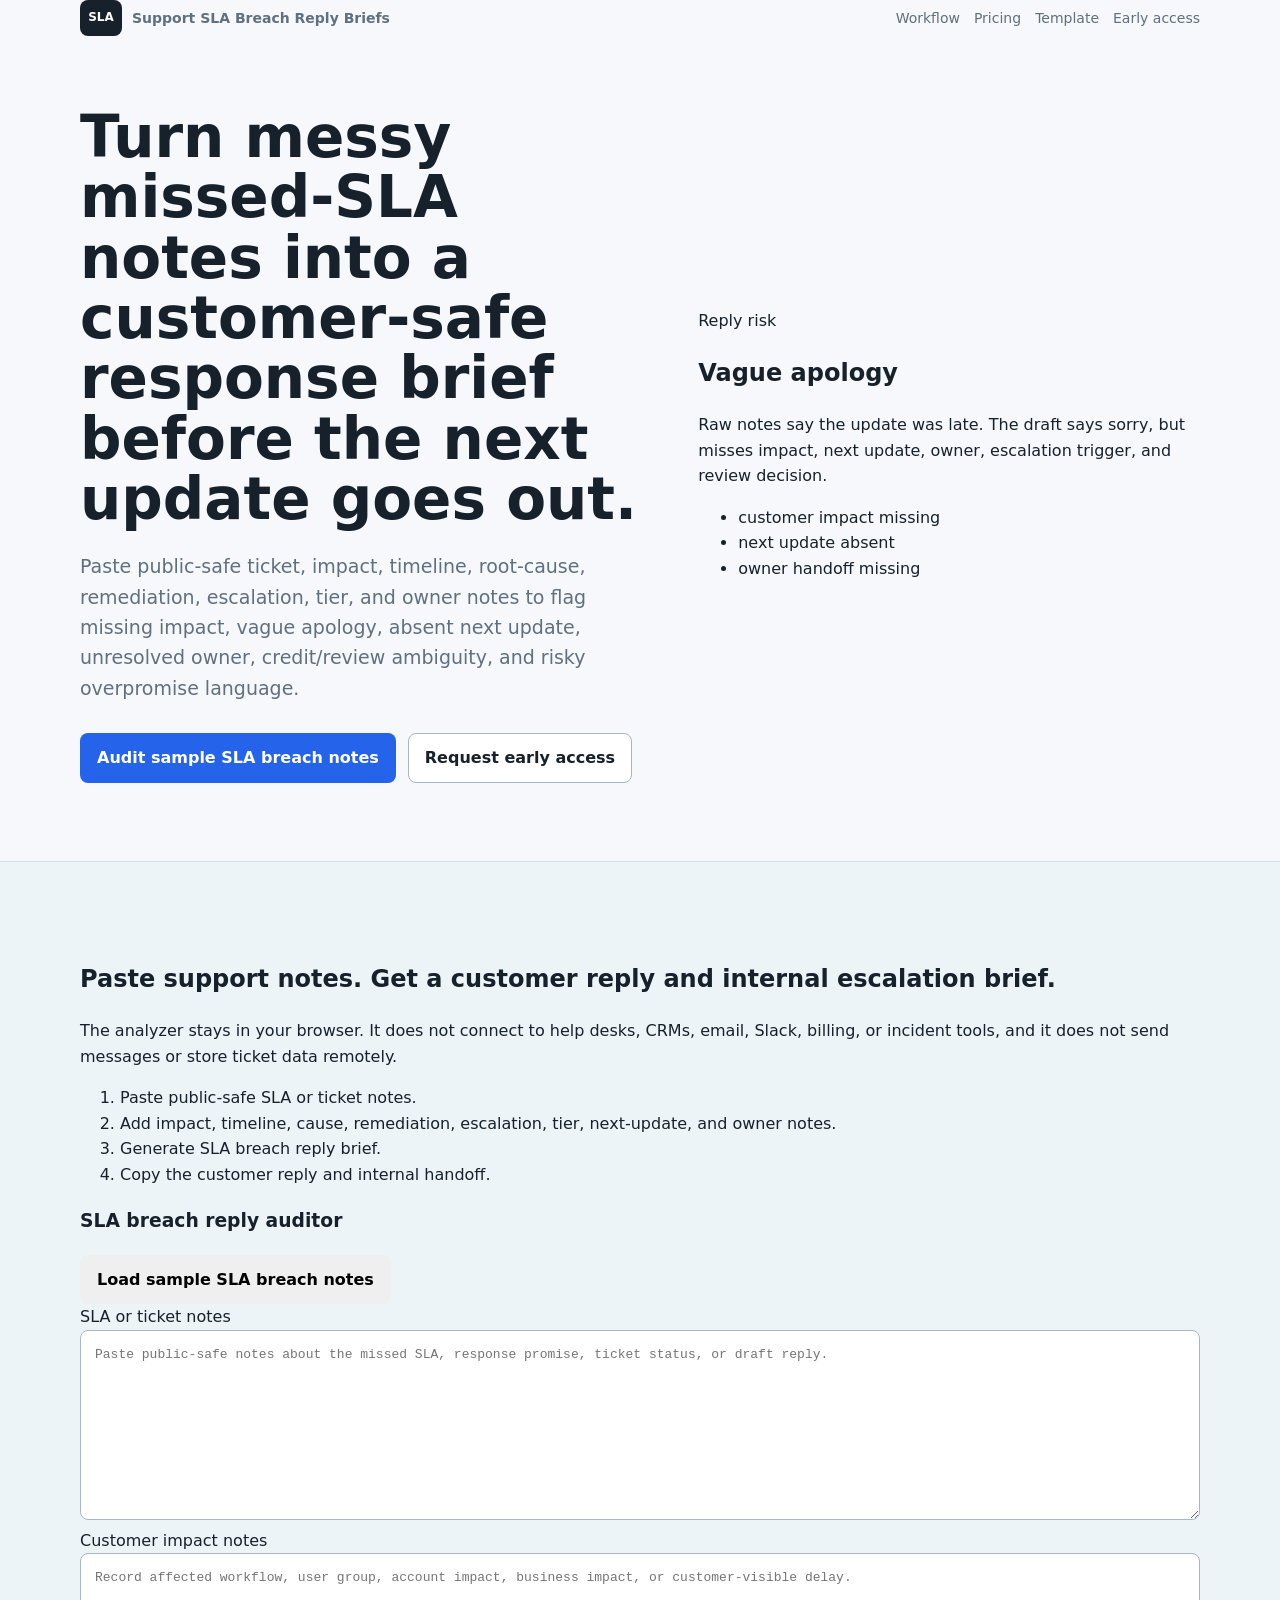
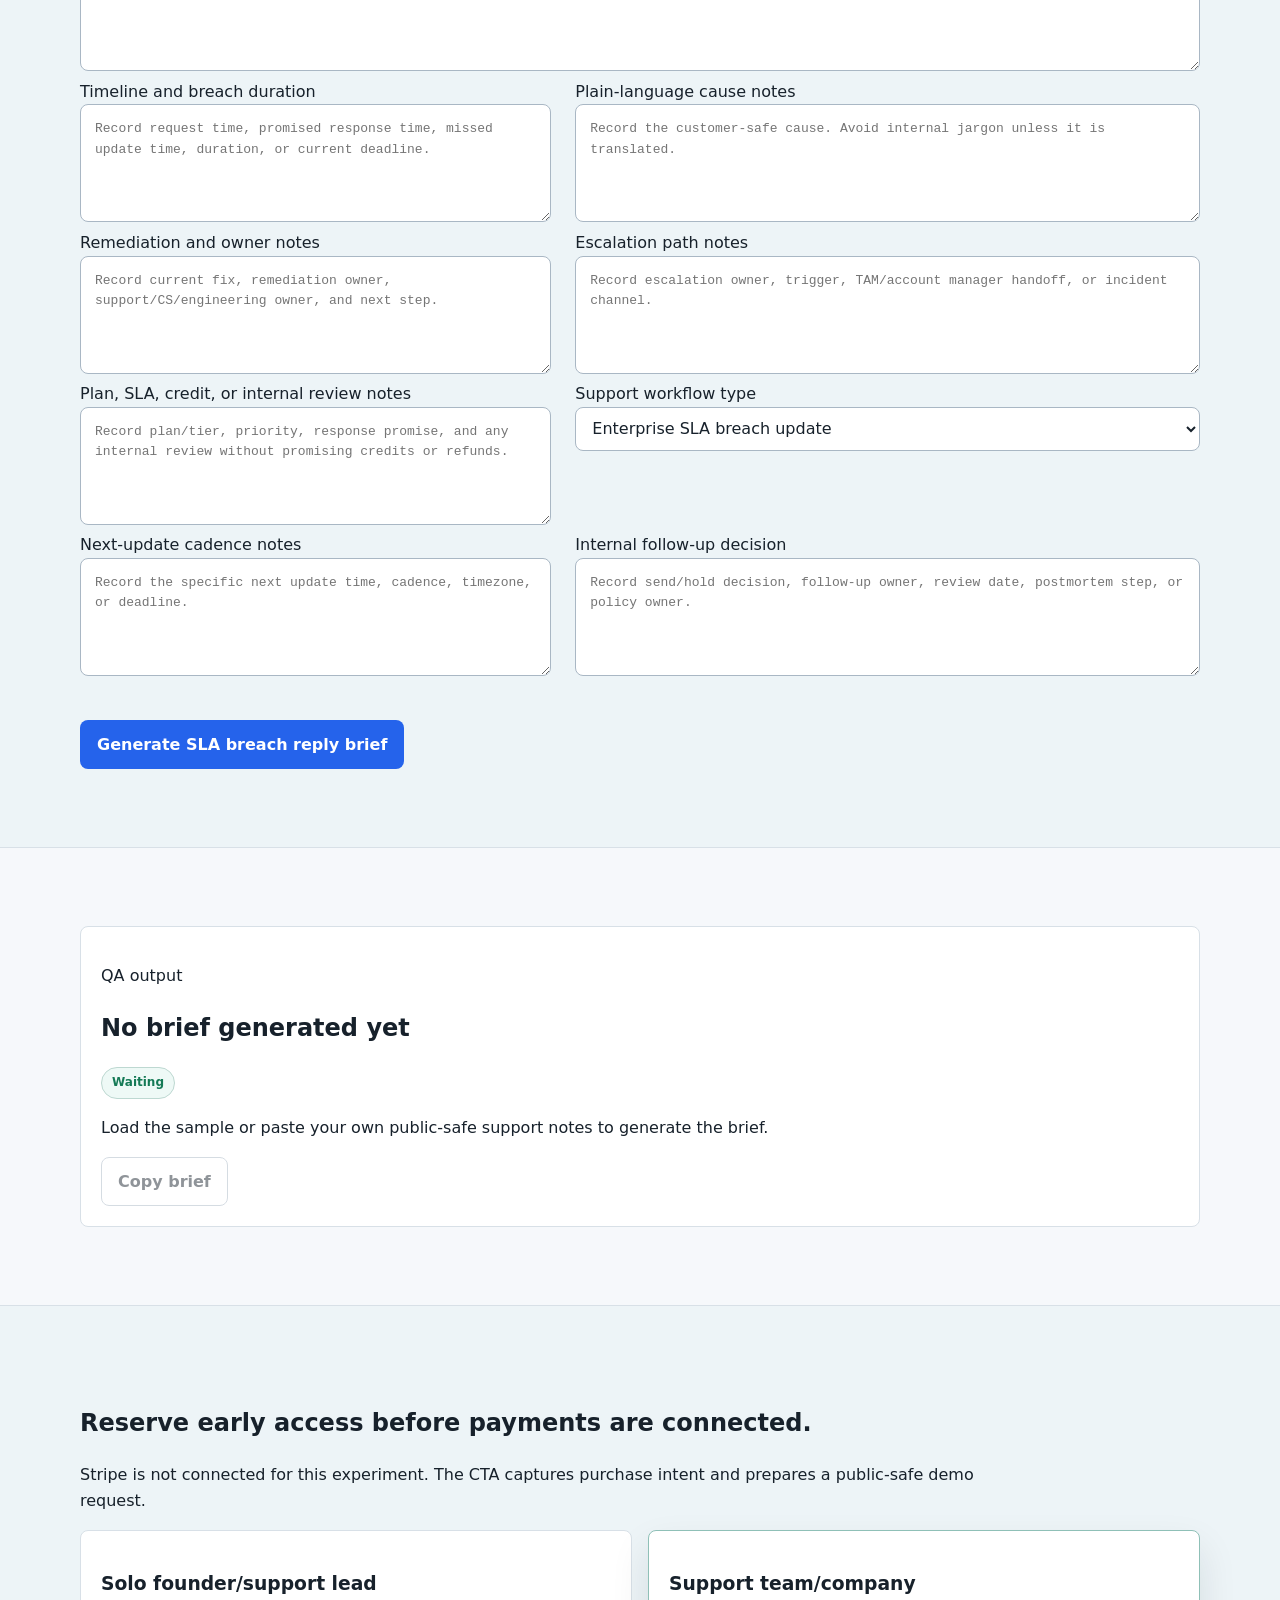
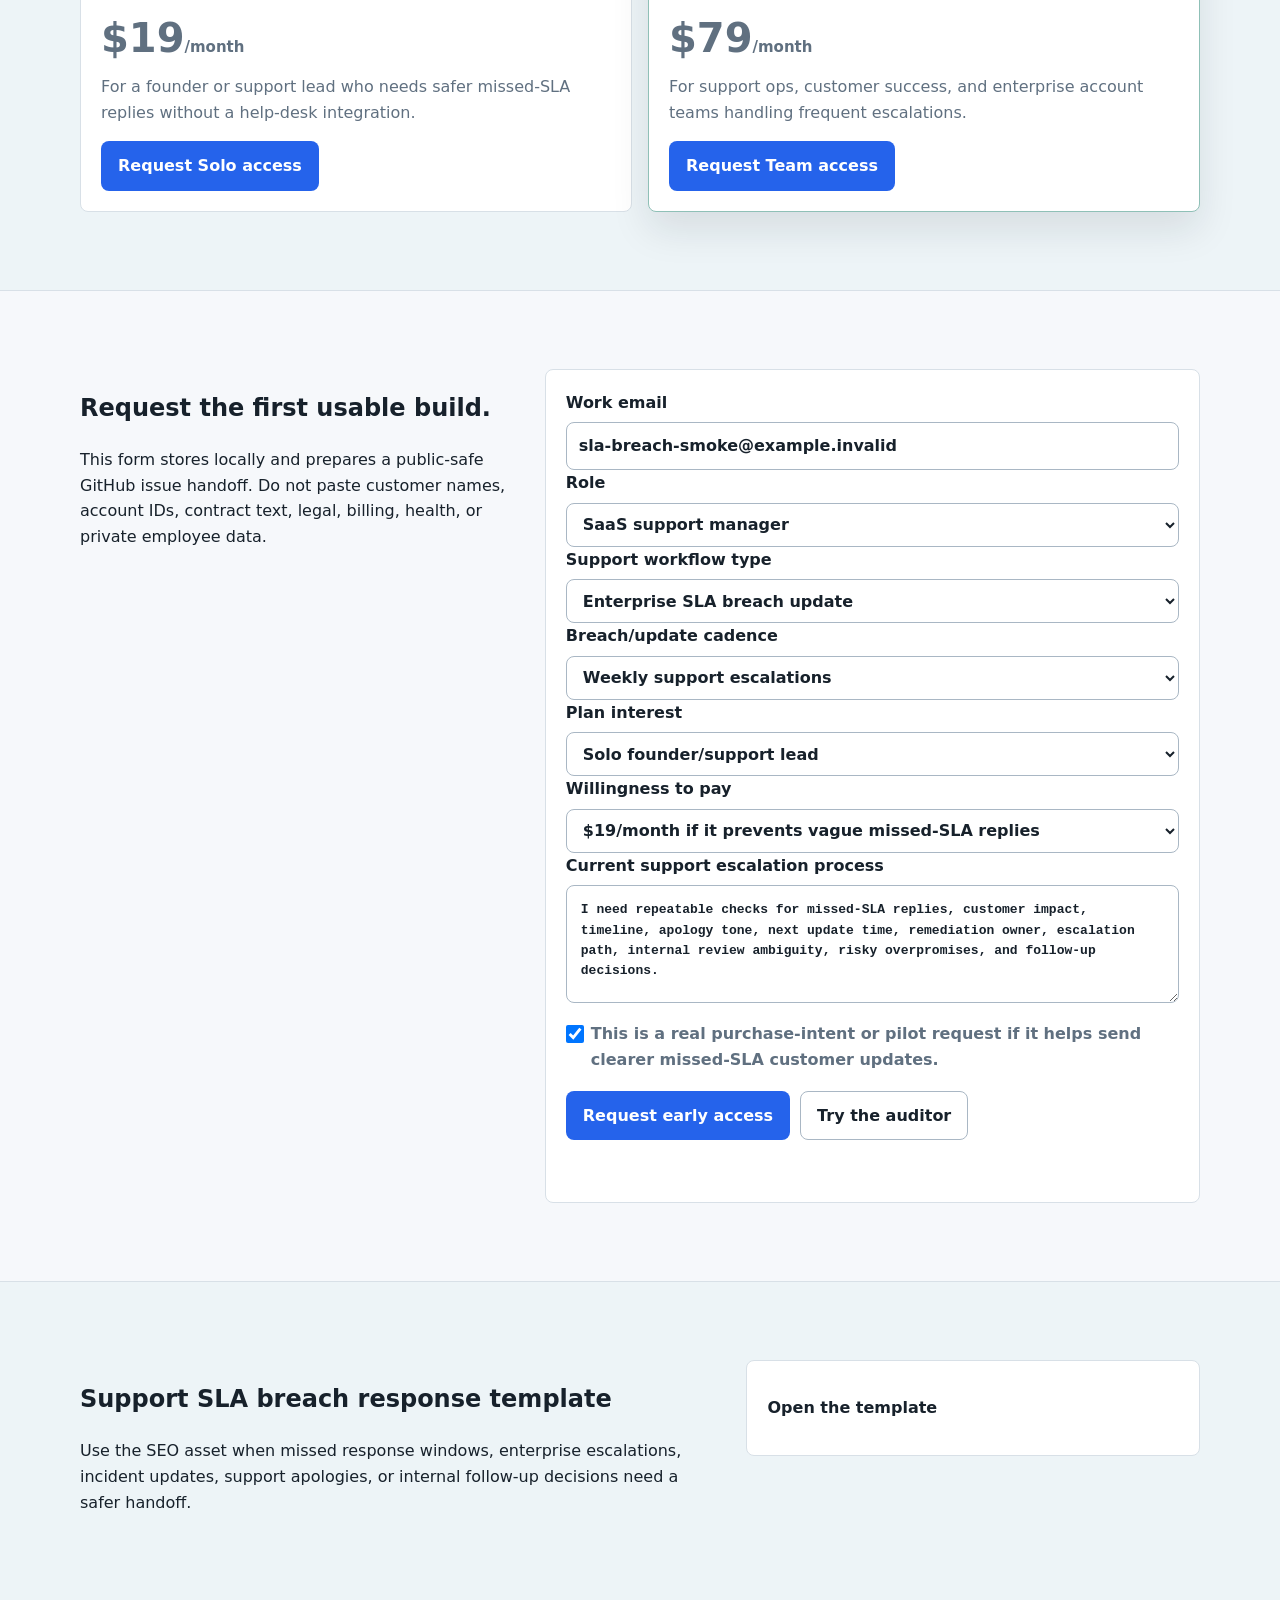
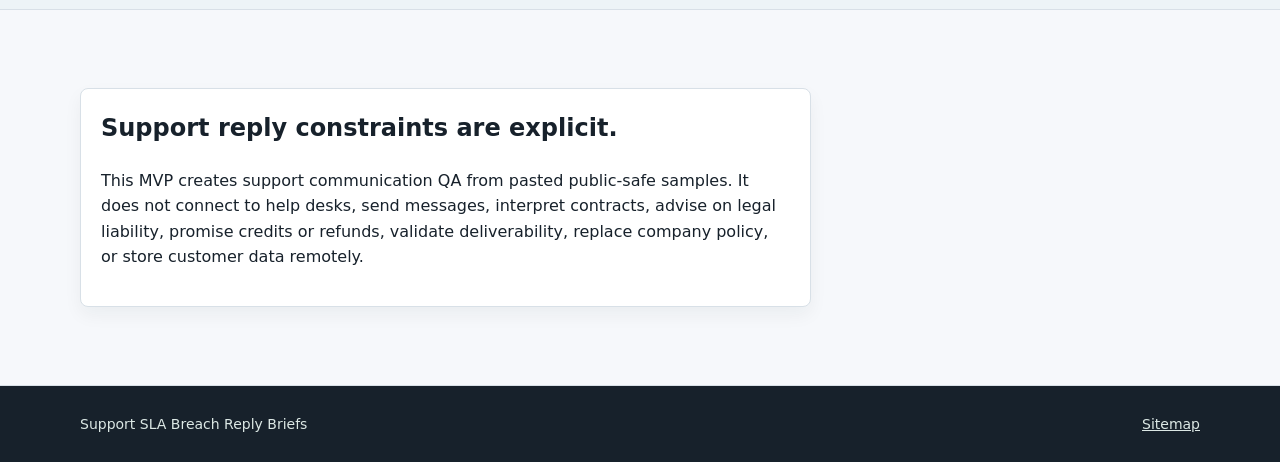
<file: index.html>
<!doctype html>
<html lang="en">
  <head>
    <meta charset="utf-8">
    <meta name="viewport" content="width=device-width, initial-scale=1">
    <title>Support SLA Breach Reply Briefs | support SLA breach response template</title>
    <meta
      name="description"
      content="Paste public-safe SLA, ticket, impact, timeline, cause, remediation, escalation, tier, next-update, and owner notes to create a customer-safe missed-SLA response brief before sending."
    >
    <link rel="canonical" href="https://ert93333-ops.github.io/support-sla-breach-reply-briefs/">
    <meta property="og:title" content="Support SLA Breach Reply Briefs">
    <meta property="og:description" content="Turn messy missed-SLA notes into a customer-safe response brief before the next update goes out.">
    <meta property="og:type" content="website">
    <meta property="og:url" content="https://ert93333-ops.github.io/support-sla-breach-reply-briefs/">
    <meta name="twitter:card" content="summary_large_image">
    <link rel="icon" href="favicon.svg" type="image/svg+xml">
    <link rel="stylesheet" href="styles.css">
  </head>
  <body data-product="Support SLA Breach Reply Briefs">
    <a class="skip-link" href="#workflow">Skip to SLA breach reply QA</a>
    <header class="site-header" data-header>
      <div class="shell nav">
        <a class="brand" href="index.html" aria-label="Support SLA Breach Reply Briefs home">
          <span class="brand-mark">SLA</span>
          <span>Support SLA Breach Reply Briefs</span>
        </a>
        <nav class="nav-links" aria-label="Primary">
          <a href="#workflow">Workflow</a>
          <a href="#pricing">Pricing</a>
          <a href="support-sla-breach-response-template.html">Template</a>
          <a href="#waitlist">Early access</a>
        </nav>
      </div>
    </header>

    <main>
      <section class="hero section" aria-labelledby="hero-title">
        <div class="shell hero-grid">
          <div class="hero-copy reveal">
            <h1 id="hero-title">Turn messy missed-SLA notes into a customer-safe response brief before the next update goes out.</h1>
            <p class="hero-subtitle">
              Paste public-safe ticket, impact, timeline, root-cause, remediation, escalation, tier, and owner notes to flag missing impact, vague apology, absent next update, unresolved owner, credit/review ambiguity, and risky overpromise language.
            </p>
            <div class="hero-actions">
              <a class="button primary" href="#workflow" data-track-cta="hero_audit">Audit sample SLA breach notes</a>
              <a class="button secondary" href="#waitlist" data-track-cta="hero_waitlist">Request early access</a>
            </div>
          </div>
          <div class="hero-panel reveal" aria-label="Example brief preview">
            <div class="mini-window">
              <div class="mini-window-bar">
                <span></span>
                <span></span>
                <span></span>
              </div>
              <div class="mini-window-body">
                <p class="mini-label">Reply risk</p>
                <h2>Vague apology</h2>
                <p>Raw notes say the update was late. The draft says sorry, but misses impact, next update, owner, escalation trigger, and review decision.</p>
                <ul class="check-list">
                  <li>customer impact missing</li>
                  <li>next update absent</li>
                  <li>owner handoff missing</li>
                </ul>
              </div>
            </div>
          </div>
        </div>
      </section>

      <section class="section band" id="workflow" aria-labelledby="workflow-title">
        <div class="shell workflow-layout">
          <div class="section-copy reveal">
            <h2 id="workflow-title">Paste support notes. Get a customer reply and internal escalation brief.</h2>
            <p>
              The analyzer stays in your browser. It does not connect to help desks, CRMs, email, Slack, billing, or incident tools, and it does not send messages or store ticket data remotely.
            </p>
            <ol class="step-list">
              <li>Paste public-safe SLA or ticket notes.</li>
              <li>Add impact, timeline, cause, remediation, escalation, tier, next-update, and owner notes.</li>
              <li>Generate SLA breach reply brief.</li>
              <li>Copy the customer reply and internal handoff.</li>
            </ol>
          </div>

          <form class="qa-form reveal" id="qa-form">
            <div class="form-header">
              <h3>SLA breach reply auditor</h3>
              <button class="button ghost small" type="button" id="load-sample">Load sample SLA breach notes</button>
            </div>

            <label for="ticket-notes">SLA or ticket notes</label>
            <textarea id="ticket-notes" name="ticket-notes" spellcheck="false" placeholder="Paste public-safe notes about the missed SLA, response promise, ticket status, or draft reply."></textarea>

            <label for="impact-notes">Customer impact notes</label>
            <textarea id="impact-notes" name="impact-notes" class="short-textarea" placeholder="Record affected workflow, user group, account impact, business impact, or customer-visible delay."></textarea>

            <div class="two-column">
              <div>
                <label for="timeline-notes">Timeline and breach duration</label>
                <textarea id="timeline-notes" name="timeline-notes" class="short-textarea" placeholder="Record request time, promised response time, missed update time, duration, or current deadline."></textarea>
              </div>
              <div>
                <label for="cause-notes">Plain-language cause notes</label>
                <textarea id="cause-notes" name="cause-notes" class="short-textarea" placeholder="Record the customer-safe cause. Avoid internal jargon unless it is translated."></textarea>
              </div>
            </div>

            <div class="two-column">
              <div>
                <label for="remediation-notes">Remediation and owner notes</label>
                <textarea id="remediation-notes" name="remediation-notes" class="short-textarea" placeholder="Record current fix, remediation owner, support/CS/engineering owner, and next step."></textarea>
              </div>
              <div>
                <label for="escalation-notes">Escalation path notes</label>
                <textarea id="escalation-notes" name="escalation-notes" class="short-textarea" placeholder="Record escalation owner, trigger, TAM/account manager handoff, or incident channel."></textarea>
              </div>
            </div>

            <div class="two-column">
              <div>
                <label for="tier-notes">Plan, SLA, credit, or internal review notes</label>
                <textarea id="tier-notes" name="tier-notes" class="short-textarea" placeholder="Record plan/tier, priority, response promise, and any internal review without promising credits or refunds."></textarea>
              </div>
              <div>
                <label for="workflow-type">Support workflow type</label>
                <select id="workflow-type" name="workflow-type">
                  <option>Enterprise SLA breach update</option>
                  <option>Missed first response update</option>
                  <option>Priority support escalation</option>
                  <option>Incident customer update</option>
                  <option>Customer success save handoff</option>
                  <option>Founder-led support reply</option>
                </select>
              </div>
            </div>

            <div class="two-column">
              <div>
                <label for="next-update-notes">Next-update cadence notes</label>
                <textarea id="next-update-notes" name="next-update-notes" class="short-textarea" placeholder="Record the specific next update time, cadence, timezone, or deadline."></textarea>
              </div>
              <div>
                <label for="owner-notes">Internal follow-up decision</label>
                <textarea id="owner-notes" name="owner-notes" class="short-textarea" placeholder="Record send/hold decision, follow-up owner, review date, postmortem step, or policy owner."></textarea>
              </div>
            </div>

            <p class="form-error" id="workflow-error" role="alert"></p>
            <button class="button primary full" type="submit" data-track-cta="workflow_generate">
              Generate SLA breach reply brief
            </button>
          </form>
        </div>
      </section>

      <section class="section" aria-labelledby="output-title">
        <div class="shell output-layout">
          <article class="output-panel reveal" id="output-panel">
            <div class="output-heading">
              <div>
                <p class="mini-label">QA output</p>
                <h2 id="output-title">No brief generated yet</h2>
              </div>
              <span class="status-pill" id="status-pill">Waiting</span>
            </div>
            <div id="brief-output" class="brief-output">
              <p>Load the sample or paste your own public-safe support notes to generate the brief.</p>
            </div>
            <div class="output-actions">
              <button class="button secondary" type="button" id="copy-brief" disabled>Copy brief</button>
              <span id="copy-status" class="copy-status" aria-live="polite"></span>
            </div>
          </article>
        </div>
      </section>

      <section class="section band" id="pricing" aria-labelledby="pricing-title">
        <div class="shell">
          <div class="section-copy narrow reveal">
            <h2 id="pricing-title">Reserve early access before payments are connected.</h2>
            <p>Stripe is not connected for this experiment. The CTA captures purchase intent and prepares a public-safe demo request.</p>
          </div>
          <div class="pricing-grid">
            <article class="price-card reveal">
              <h3>Solo founder/support lead</h3>
              <p class="price">$19<span>/month</span></p>
              <p>For a founder or support lead who needs safer missed-SLA replies without a help-desk integration.</p>
              <button class="button primary plan-button" type="button" data-plan="Solo founder/support lead">Request Solo access</button>
            </article>
            <article class="price-card featured reveal">
              <h3>Support team/company</h3>
              <p class="price">$79<span>/month</span></p>
              <p>For support ops, customer success, and enterprise account teams handling frequent escalations.</p>
              <button class="button primary plan-button" type="button" data-plan="Support team/company">Request Team access</button>
            </article>
          </div>
        </div>
      </section>

      <section class="section" id="waitlist" aria-labelledby="waitlist-title">
        <div class="shell waitlist-layout">
          <div class="section-copy reveal">
            <h2 id="waitlist-title">Request the first usable build.</h2>
            <p>This form stores locally and prepares a public-safe GitHub issue handoff. Do not paste customer names, account IDs, contract text, legal, billing, health, or private employee data.</p>
          </div>
          <form class="waitlist-form reveal" id="waitlist-form">
            <label>
              Work email
              <input id="email" name="email" type="email" required value="sla-breach-smoke@example.invalid">
            </label>
            <label>
              Role
              <select id="role" name="role">
                <option>SaaS support manager</option>
                <option>customer success lead</option>
                <option>support ops team</option>
                <option>B2B SaaS founder</option>
                <option>support ops consultant</option>
              </select>
            </label>
            <label>
              Support workflow type
              <select id="site-type-intent" name="site-type-intent">
                <option>Enterprise SLA breach update</option>
                <option>Missed first response update</option>
                <option>Priority support escalation</option>
                <option>Incident customer update</option>
                <option>Customer success save handoff</option>
                <option>Founder-led support reply</option>
              </select>
            </label>
            <label>
              Breach/update cadence
              <select id="breach-cadence" name="breach-cadence">
                <option>Weekly support escalations</option>
                <option>Monthly SLA reviews</option>
                <option>Quarterly enterprise reviews</option>
                <option>Launch-only support process reviews</option>
              </select>
            </label>
            <label>
              Plan interest
              <select id="plan" name="plan">
                <option>Solo founder/support lead</option>
                <option>Support team/company</option>
              </select>
            </label>
            <label>
              Willingness to pay
              <select id="budget" name="budget">
                <option>$19/month if it prevents vague missed-SLA replies</option>
                <option>$79/month for support team escalation handoffs</option>
                <option>Need a pilot first</option>
              </select>
            </label>
            <label>
              Current support escalation process
              <textarea id="pain" name="pain" class="short-textarea">I need repeatable checks for missed-SLA replies, customer impact, timeline, apology tone, next update time, remediation owner, escalation path, internal review ambiguity, risky overpromises, and follow-up decisions.</textarea>
            </label>
            <label class="checkbox-row">
              <input id="purchase-intent" name="purchase-intent" type="checkbox" checked>
              <span>This is a real purchase-intent or pilot request if it helps send clearer missed-SLA customer updates.</span>
            </label>
            <div class="form-actions">
              <button class="button primary" type="submit" data-track-cta="waitlist_submit">Request early access</button>
              <a class="button secondary" href="#workflow" data-track-cta="waitlist_demo">Try the auditor</a>
            </div>
            <p class="form-success" id="waitlist-status" role="status" aria-live="polite"></p>
          </form>
          <div class="handoff-panel reveal" id="handoff-panel" hidden>
            <h3>Public-safe handoff</h3>
            <p>Use this link only if you are comfortable opening a public GitHub issue. Email is omitted from the issue body.</p>
            <div class="handoff-actions">
              <a class="button primary" id="remote-intent-link" href="#" target="_blank" rel="noreferrer">Open GitHub demo request</a>
              <button class="button secondary" type="button" id="copy-request">Copy request details</button>
            </div>
            <p class="copy-status" id="handoff-status" aria-live="polite"></p>
          </div>
        </div>
      </section>

      <section class="section band" aria-labelledby="resource-title">
        <div class="shell resource-layout">
          <div class="section-copy reveal">
            <h2 id="resource-title">Support SLA breach response template</h2>
            <p>Use the SEO asset when missed response windows, enterprise escalations, incident updates, support apologies, or internal follow-up decisions need a safer handoff.</p>
          </div>
          <a class="resource-link reveal" href="support-sla-breach-response-template.html" data-track-cta="seo_guide">
            Open the template
          </a>
        </div>
      </section>

      <section class="section" aria-labelledby="constraints-title">
        <div class="shell content-layout">
          <article class="content-card reveal">
            <h2 id="constraints-title">Support reply constraints are explicit.</h2>
            <p>
              This MVP creates support communication QA from pasted public-safe samples. It does not connect to help desks, send messages, interpret contracts, advise on legal liability, promise credits or refunds, validate deliverability, replace company policy, or store customer data remotely.
            </p>
          </article>
        </div>
      </section>
    </main>

    <footer class="site-footer">
      <div class="shell footer-grid">
        <span>Support SLA Breach Reply Briefs</span>
        <a href="sitemap.xml">Sitemap</a>
      </div>
    </footer>

    <script src="app.js"></script>
  </body>
</html>
</file>
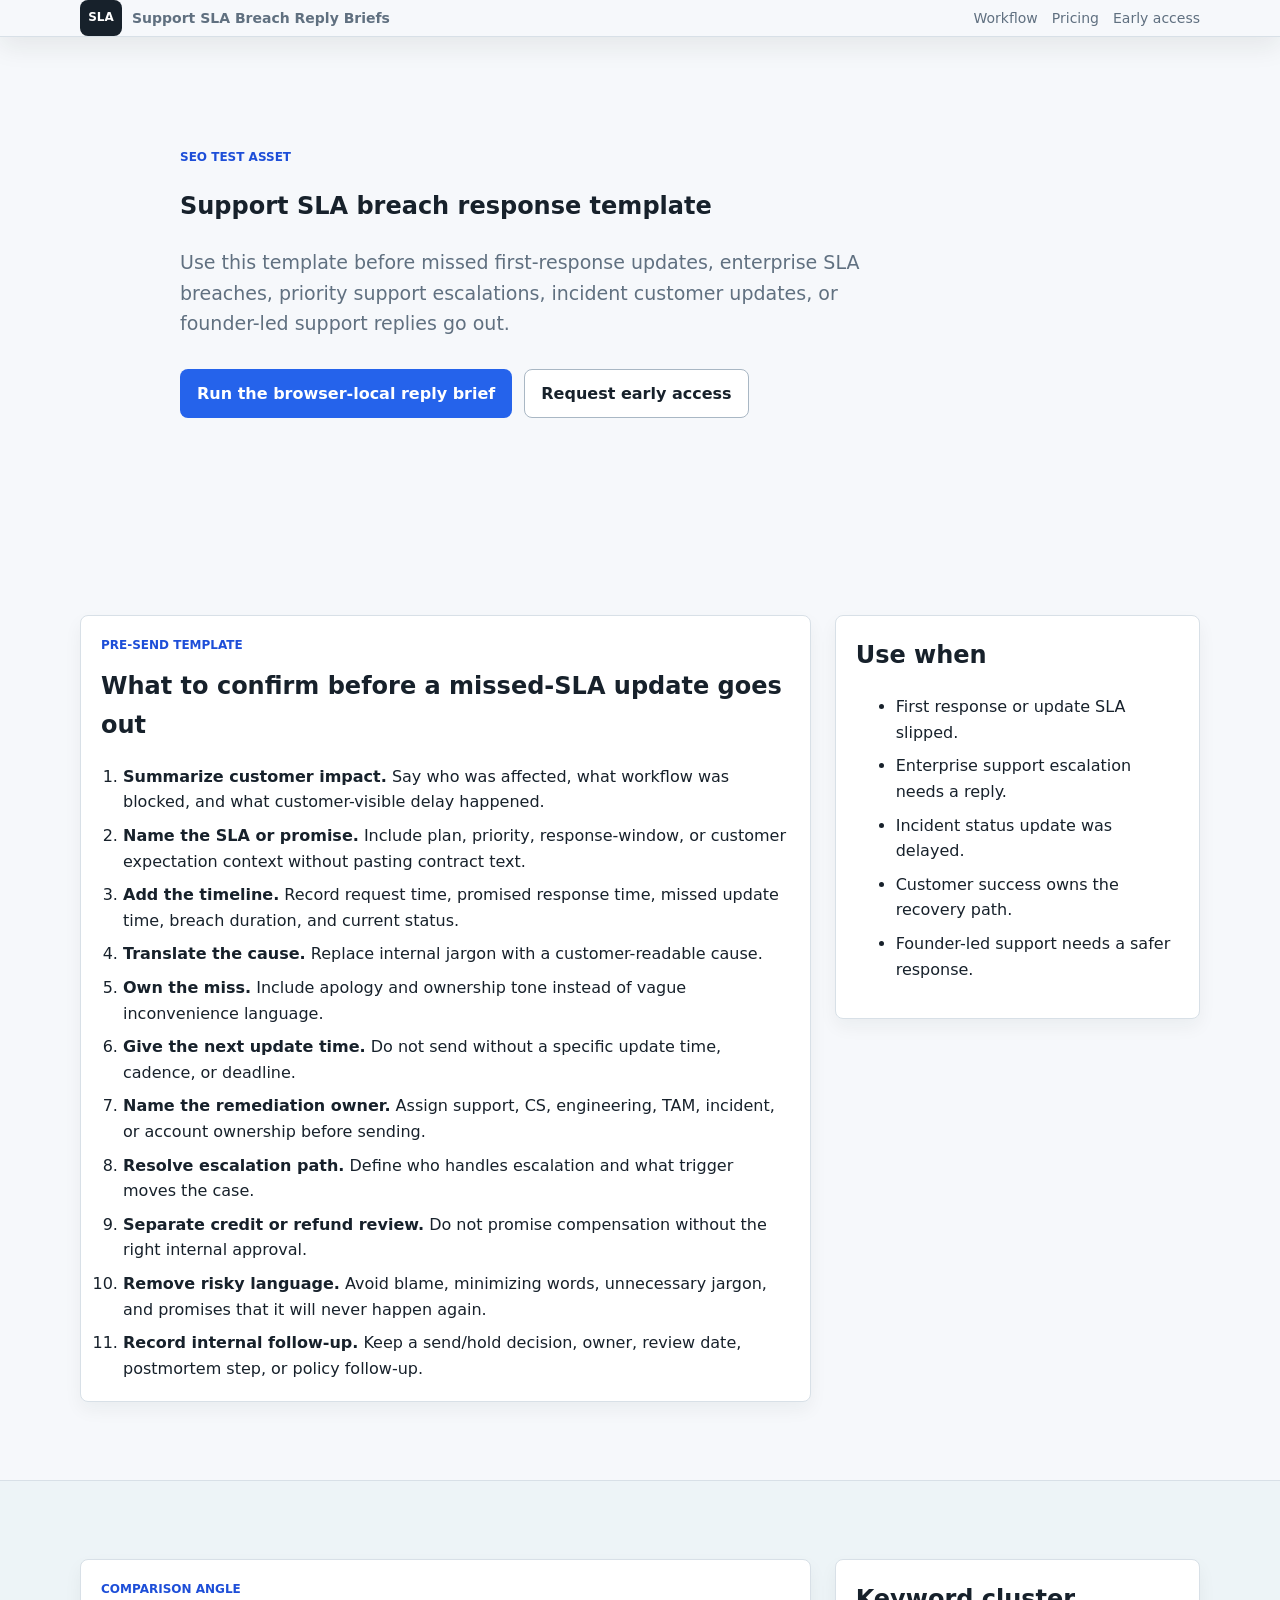
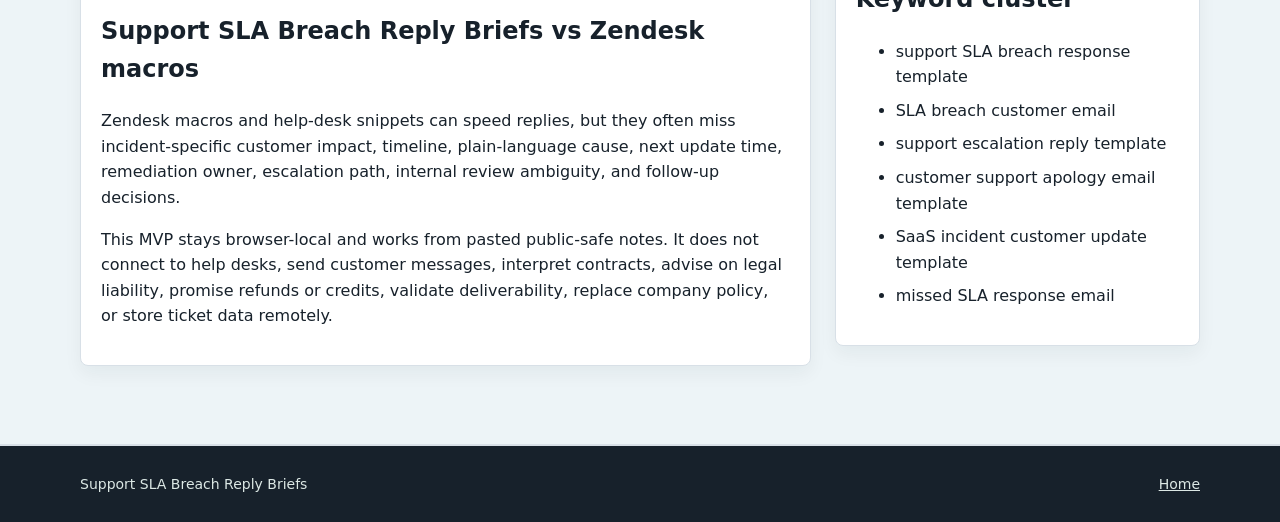
<file: support-sla-breach-response-template.html>
<!doctype html>
<html lang="en">
  <head>
    <meta charset="utf-8">
    <meta name="viewport" content="width=device-width, initial-scale=1">
    <title>Support SLA Breach Response Template | Support SLA Breach Reply Briefs</title>
    <meta
      name="description"
      content="A support SLA breach response template for customer impact, SLA promise, timeline, plain-language cause, apology tone, next update time, remediation owner, escalation path, internal review, and follow-up decisions."
    >
    <link rel="canonical" href="https://ert93333-ops.github.io/support-sla-breach-reply-briefs/support-sla-breach-response-template.html">
    <meta property="og:title" content="Support SLA breach response template">
    <meta property="og:description" content="Use this template before sending missed-SLA customer updates or support escalation replies.">
    <meta property="og:type" content="article">
    <meta property="og:url" content="https://ert93333-ops.github.io/support-sla-breach-reply-briefs/support-sla-breach-response-template.html">
    <link rel="icon" href="favicon.svg" type="image/svg+xml">
    <link rel="stylesheet" href="styles.css">
  </head>
  <body>
    <a class="skip-link" href="#checklist">Skip to template</a>
    <header class="site-header is-scrolled">
      <div class="shell nav">
        <a class="brand" href="index.html" aria-label="Support SLA Breach Reply Briefs home">
          <span class="brand-mark">SLA</span>
          <span>Support SLA Breach Reply Briefs</span>
        </a>
        <nav class="nav-links" aria-label="Primary">
          <a href="index.html#workflow">Workflow</a>
          <a href="index.html#pricing">Pricing</a>
          <a href="index.html#waitlist">Early access</a>
        </nav>
      </div>
    </header>

    <main>
      <section class="hero section compact-hero" aria-labelledby="guide-title">
        <div class="shell narrow">
          <p class="eyebrow">SEO test asset</p>
          <h1 id="guide-title">Support SLA breach response template</h1>
          <p class="hero-subtitle">
            Use this template before missed first-response updates, enterprise SLA breaches, priority support escalations,
            incident customer updates, or founder-led support replies go out.
          </p>
          <div class="hero-actions">
            <a class="button primary" href="index.html?utm_source=seo&utm_medium=organic&utm_campaign=support_sla_breach_template#workflow">Run the browser-local reply brief</a>
            <a class="button secondary" href="index.html#waitlist">Request early access</a>
          </div>
        </div>
      </section>

      <section class="section" id="checklist" aria-labelledby="checklist-title">
        <div class="shell content-layout">
          <article class="content-card">
            <p class="eyebrow">Pre-send template</p>
            <h2 id="checklist-title">What to confirm before a missed-SLA update goes out</h2>
            <ol class="long-list">
              <li><strong>Summarize customer impact.</strong> Say who was affected, what workflow was blocked, and what customer-visible delay happened.</li>
              <li><strong>Name the SLA or promise.</strong> Include plan, priority, response-window, or customer expectation context without pasting contract text.</li>
              <li><strong>Add the timeline.</strong> Record request time, promised response time, missed update time, breach duration, and current status.</li>
              <li><strong>Translate the cause.</strong> Replace internal jargon with a customer-readable cause.</li>
              <li><strong>Own the miss.</strong> Include apology and ownership tone instead of vague inconvenience language.</li>
              <li><strong>Give the next update time.</strong> Do not send without a specific update time, cadence, or deadline.</li>
              <li><strong>Name the remediation owner.</strong> Assign support, CS, engineering, TAM, incident, or account ownership before sending.</li>
              <li><strong>Resolve escalation path.</strong> Define who handles escalation and what trigger moves the case.</li>
              <li><strong>Separate credit or refund review.</strong> Do not promise compensation without the right internal approval.</li>
              <li><strong>Remove risky language.</strong> Avoid blame, minimizing words, unnecessary jargon, and promises that it will never happen again.</li>
              <li><strong>Record internal follow-up.</strong> Keep a send/hold decision, owner, review date, postmortem step, or policy follow-up.</li>
            </ol>
          </article>

          <aside class="content-aside">
            <h2>Use when</h2>
            <ul>
              <li>First response or update SLA slipped.</li>
              <li>Enterprise support escalation needs a reply.</li>
              <li>Incident status update was delayed.</li>
              <li>Customer success owns the recovery path.</li>
              <li>Founder-led support needs a safer response.</li>
            </ul>
          </aside>
        </div>
      </section>

      <section class="section band" aria-labelledby="comparison-title">
        <div class="shell content-layout">
          <article class="content-card">
            <p class="eyebrow">Comparison angle</p>
            <h2 id="comparison-title">Support SLA Breach Reply Briefs vs Zendesk macros</h2>
            <p>
              Zendesk macros and help-desk snippets can speed replies, but they often miss incident-specific customer
              impact, timeline, plain-language cause, next update time, remediation owner, escalation path, internal
              review ambiguity, and follow-up decisions.
            </p>
            <p>
              This MVP stays browser-local and works from pasted public-safe notes. It does not connect to help desks,
              send customer messages, interpret contracts, advise on legal liability, promise refunds or credits,
              validate deliverability, replace company policy, or store ticket data remotely.
            </p>
          </article>
          <aside class="content-aside">
            <h2>Keyword cluster</h2>
            <ul>
              <li>support SLA breach response template</li>
              <li>SLA breach customer email</li>
              <li>support escalation reply template</li>
              <li>customer support apology email template</li>
              <li>SaaS incident customer update template</li>
              <li>missed SLA response email</li>
            </ul>
          </aside>
        </div>
      </section>
    </main>

    <footer class="site-footer">
      <div class="shell footer-grid">
        <span>Support SLA Breach Reply Briefs</span>
        <a href="index.html">Home</a>
      </div>
    </footer>
  </body>
</html>
</file>
<file: styles.css>
:root {
  color-scheme: light;
  --bg: #f6f8fb;
  --surface: #ffffff;
  --surface-alt: #edf4f7;
  --ink: #17212b;
  --muted: #607080;
  --line: #d8e0e7;
  --line-strong: #a9b7c4;
  --accent: #2563eb;
  --accent-strong: #1d4ed8;
  --blue: #0f6f9f;
  --amber: #a05a00;
  --red: #b42318;
  --green: #157a56;
  --shadow: 0 18px 38px rgba(23, 33, 43, 0.1);
  --radius: 8px;
  --speed: 180ms;
}

* {
  box-sizing: border-box;
}

html {
  scroll-behavior: smooth;
}

body {
  margin: 0;
  overflow-x: hidden;
  background: var(--bg);
  color: var(--ink);
  font-family: Inter, ui-sans-serif, system-ui, -apple-system, BlinkMacSystemFont, "Segoe UI", sans-serif;
  font-size: 16px;
  line-height: 1.6;
  letter-spacing: 0;
}

a {
  color: inherit;
}

button,
input,
select,
textarea {
  font: inherit;
  letter-spacing: 0;
}

button {
  cursor: pointer;
}

textarea,
input,
select {
  width: 100%;
  border: 1px solid var(--line-strong);
  border-radius: var(--radius);
  background: #fff;
  color: var(--ink);
  transition: border-color var(--speed) ease, box-shadow var(--speed) ease;
}

textarea:focus,
input:focus,
select:focus {
  outline: 0;
  border-color: var(--blue);
  box-shadow: 0 0 0 3px rgba(36, 93, 156, 0.16);
}

textarea {
  min-height: 190px;
  padding: 14px;
  resize: vertical;
  font-family: "SFMono-Regular", Consolas, "Liberation Mono", monospace;
  font-size: 13px;
  line-height: 1.55;
}

.short-textarea {
  min-height: 118px;
}

input,
select {
  min-height: 44px;
  padding: 10px 12px;
}

code,
pre {
  font-family: "SFMono-Regular", Consolas, "Liberation Mono", monospace;
}

.skip-link {
  position: absolute;
  left: 16px;
  top: -48px;
  z-index: 20;
  padding: 10px 12px;
  border-radius: var(--radius);
  background: var(--ink);
  color: #fff;
  transition: top var(--speed) ease;
}

.skip-link:focus {
  top: 16px;
}

.shell {
  width: min(1120px, calc(100% - 32px));
  margin: 0 auto;
}

.site-header {
  position: sticky;
  top: 0;
  z-index: 10;
  background: rgba(246, 248, 251, 0.92);
  border-bottom: 1px solid transparent;
  backdrop-filter: blur(12px);
  transition: border-color var(--speed) ease, box-shadow var(--speed) ease;
}

.site-header.is-scrolled {
  border-bottom-color: var(--line);
  box-shadow: 0 10px 26px rgba(24, 32, 31, 0.08);
}

.header-inner {
  min-height: 68px;
  display: flex;
  align-items: center;
  justify-content: space-between;
  gap: 20px;
}

.brand {
  display: inline-flex;
  align-items: center;
  gap: 10px;
  font-weight: 900;
  text-decoration: none;
}

.brand-mark {
  display: inline-grid;
  width: 42px;
  height: 36px;
  place-items: center;
  border-radius: var(--radius);
  background: var(--ink);
  color: #fff;
  font-size: 12px;
}

.nav {
  display: flex;
  align-items: center;
  gap: 18px;
  color: var(--muted);
  font-size: 14px;
}

.nav a {
  text-decoration: none;
  transition: color var(--speed) ease;
}

.nav a:hover,
.nav a:focus-visible {
  color: var(--ink);
}

.section {
  padding: 78px 0;
}

.band {
  background: var(--surface-alt);
  border-top: 1px solid var(--line);
  border-bottom: 1px solid var(--line);
}

.hero {
  min-height: 720px;
  display: grid;
  align-items: center;
  padding-top: 70px;
}

.hero-grid {
  display: grid;
  grid-template-columns: minmax(0, 1fr) minmax(360px, 0.88fr);
  align-items: center;
  gap: 48px;
}

.hero-copy h1 {
  margin: 0;
  max-width: 820px;
  font-size: 58px;
  line-height: 1.04;
}

.hero-subtitle {
  max-width: 720px;
  margin: 22px 0 0;
  color: var(--muted);
  font-size: 19px;
}

.eyebrow {
  margin: 0 0 12px;
  color: var(--accent-strong);
  font-size: 12px;
  font-weight: 900;
  text-transform: uppercase;
}

.hero-actions,
.workflow-actions {
  display: flex;
  flex-wrap: wrap;
  gap: 12px;
  margin-top: 30px;
}

.button {
  min-height: 44px;
  display: inline-flex;
  align-items: center;
  justify-content: center;
  gap: 8px;
  border: 1px solid transparent;
  border-radius: var(--radius);
  padding: 11px 16px;
  font-weight: 900;
  text-decoration: none;
  transition:
    transform var(--speed) ease,
    box-shadow var(--speed) ease,
    background var(--speed) ease,
    border-color var(--speed) ease;
}

.button:hover,
.button:focus-visible {
  transform: translateY(-1px);
  box-shadow: 0 10px 22px rgba(24, 32, 31, 0.12);
}

.button.primary {
  background: var(--accent);
  color: #fff;
}

.button.primary:hover,
.button.primary:focus-visible {
  background: var(--accent-strong);
}

.button.secondary {
  background: #fff;
  border-color: var(--line-strong);
  color: var(--ink);
}

.button:disabled {
  cursor: not-allowed;
  opacity: 0.48;
  transform: none;
  box-shadow: none;
}

.button.is-confirmed {
  animation: confirmPop 520ms ease;
}

.button.is-processing {
  animation: actionPulse 620ms ease;
}

.button.is-selected {
  border-color: var(--accent);
  box-shadow: 0 0 0 3px rgba(15, 118, 110, 0.15);
}

.text-button {
  border: 0;
  background: transparent;
  color: var(--blue);
  font-weight: 900;
  text-decoration: underline;
  text-underline-offset: 4px;
}

.signal-row {
  display: grid;
  grid-template-columns: repeat(3, minmax(0, 1fr));
  gap: 12px;
  margin: 34px 0 0;
}

.signal-row div,
.product-preview,
.auditor-panel,
.output-panel,
.feature-card,
.price-card,
.waitlist-form,
.handoff-panel,
.resource-link,
details,
.guide-block {
  border: 1px solid var(--line);
  border-radius: var(--radius);
  background: var(--surface);
}

.signal-row div {
  padding: 14px;
}

.signal-row dt {
  font-weight: 900;
}

.signal-row dd {
  margin: 2px 0 0;
  color: var(--muted);
  font-size: 14px;
}

.product-preview {
  padding: 18px;
  animation: cardLiftIn 620ms ease both;
  box-shadow: var(--shadow);
}

.preview-header {
  display: flex;
  align-items: center;
  gap: 8px;
  margin-bottom: 16px;
  color: var(--muted);
  font-size: 13px;
  font-weight: 900;
}

.status-dot {
  width: 10px;
  height: 10px;
  border-radius: 50%;
  background: var(--amber);
  box-shadow: 0 0 0 4px rgba(154, 91, 5, 0.12);
}

.preview-grid {
  display: grid;
  gap: 12px;
}

.url-preview {
  min-height: 190px;
  padding: 16px;
  border-radius: var(--radius);
  background: #111817;
  color: #dce8e5;
  font-family: "SFMono-Regular", Consolas, "Liberation Mono", monospace;
  font-size: 13px;
}

.url-preview p {
  margin: 0 0 8px;
  animation: terminalLine 420ms ease both;
}

.url-preview p:nth-child(2) {
  animation-delay: 80ms;
}

.url-preview p:nth-child(3) {
  animation-delay: 160ms;
}

.url-preview p:nth-child(4) {
  animation-delay: 240ms;
}

.warn-line {
  color: #ffd599;
}

.brief-preview {
  padding: 16px;
  border: 1px solid #c4d8d4;
  border-radius: var(--radius);
  background: #f4fbf9;
}

.brief-label {
  margin: 0 0 5px;
  color: var(--green);
  font-size: 12px;
  font-weight: 900;
  text-transform: uppercase;
}

.brief-preview strong {
  display: block;
  font-size: 22px;
  line-height: 1.2;
}

.section-heading {
  max-width: 780px;
  margin-bottom: 34px;
}

.section-heading h2 {
  margin: 0;
  font-size: 38px;
  line-height: 1.12;
}

.section-heading p:last-child,
.feature-card p,
.price-card p {
  color: var(--muted);
}

.auditor-layout {
  display: grid;
  grid-template-columns: minmax(0, 1.05fr) minmax(320px, 0.95fr);
  gap: 20px;
  align-items: start;
}

.auditor-panel,
.output-panel,
.waitlist-form {
  padding: 20px;
  transition:
    border-color var(--speed) ease,
    box-shadow var(--speed) ease,
    transform var(--speed) ease;
}

.handoff-panel {
  grid-column: 2;
  padding: 20px;
  transition: border-color var(--speed) ease, box-shadow var(--speed) ease;
}

.handoff-panel.is-confirmed {
  border-color: rgba(21, 122, 86, 0.42);
  box-shadow: 0 16px 34px rgba(21, 122, 86, 0.1);
}

.auditor-panel label {
  display: block;
  margin: 18px 0 7px;
  font-weight: 900;
}

.auditor-panel label:first-of-type {
  margin-top: 0;
}

.auditor-panel:focus-within,
.waitlist-form:focus-within {
  border-color: #8fb5d9;
  box-shadow: 0 14px 28px rgba(36, 93, 156, 0.1);
}

.output-panel.has-brief {
  transform: translateY(-1px);
  box-shadow: 0 18px 36px rgba(24, 32, 31, 0.1);
}

.output-panel.status-good {
  border-color: rgba(20, 121, 95, 0.44);
}

.output-panel.status-warning {
  border-color: rgba(154, 91, 5, 0.44);
}

.output-panel.status-danger {
  border-color: rgba(180, 35, 24, 0.44);
}

.field-row,
.output-header {
  display: flex;
  align-items: center;
  justify-content: space-between;
  gap: 16px;
}

.field-row label {
  margin: 0;
}

.privacy-note {
  margin: 10px 0 0;
  color: var(--muted);
  font-size: 13px;
}

.form-error {
  min-height: 24px;
  margin: 12px 0 0;
  color: var(--red);
  font-weight: 900;
}

.form-success {
  min-height: 26px;
  margin: 16px 0 0;
  color: var(--green);
  font-weight: 900;
}

.confidence-pill {
  flex: 0 0 auto;
  display: inline-flex;
  min-height: 32px;
  align-items: center;
  justify-content: center;
  border: 1px solid #bdd8d1;
  border-radius: 999px;
  padding: 5px 10px;
  background: #eef9f6;
  color: var(--green);
  font-size: 12px;
  font-weight: 900;
  transition: background var(--speed) ease, border-color var(--speed) ease, color var(--speed) ease;
}

.confidence-pill.status-good {
  border-color: rgba(20, 121, 95, 0.32);
  background: #eef9f6;
  color: var(--green);
}

.confidence-pill.status-warning {
  border-color: rgba(154, 91, 5, 0.34);
  background: #fff7e8;
  color: var(--amber);
}

.confidence-pill.status-danger {
  border-color: rgba(180, 35, 24, 0.28);
  background: #fff2f0;
  color: var(--red);
}

.brief-output {
  margin-top: 16px;
}

.brief-output.empty {
  color: var(--muted);
}

.brief-output.is-updated {
  animation: outputPulse 420ms ease;
}

.brief-section {
  padding: 16px 0;
  border-top: 1px solid var(--line);
}

.brief-section:first-child {
  border-top: 0;
  padding-top: 0;
}

.brief-section h4 {
  margin: 0 0 8px;
  font-size: 16px;
}

.brief-section p,
.brief-section ul,
.brief-section ol {
  margin: 0;
}

.brief-section ul,
.brief-section ol {
  padding-left: 20px;
}

.brief-section li + li {
  margin-top: 6px;
}

.brief-section pre {
  max-width: 100%;
  margin: 0;
  white-space: pre-wrap;
  overflow-wrap: anywhere;
}

.feature-grid,
.pricing-grid {
  display: grid;
  gap: 16px;
}

.feature-grid {
  grid-template-columns: repeat(3, minmax(0, 1fr));
}

.pricing-grid {
  grid-template-columns: repeat(2, minmax(0, 1fr));
}

.feature-card,
.price-card {
  padding: 20px;
  transition: transform var(--speed) ease, box-shadow var(--speed) ease;
}

.feature-card:hover,
.price-card:hover {
  transform: translateY(-2px);
  box-shadow: var(--shadow);
}

.feature-card h3 {
  margin: 0 0 8px;
}

.plan-name {
  margin: 0;
  color: var(--accent-strong);
  font-weight: 900;
}

.plan-price {
  margin: 8px 0;
  color: var(--ink);
  font-size: 40px;
  font-weight: 900;
  line-height: 1;
}

.plan-price span {
  color: var(--muted);
  font-size: 15px;
}

.featured-price {
  border-color: #8fc0b7;
  box-shadow: var(--shadow);
}

.waitlist-layout {
  display: grid;
  grid-template-columns: minmax(280px, 0.8fr) minmax(0, 1.2fr);
  gap: 28px;
  align-items: start;
}

.waitlist-layout .section-heading {
  max-width: 320px;
}

.waitlist-layout .section-heading h2 {
  overflow-wrap: break-word;
}

.form-grid {
  display: grid;
  grid-template-columns: repeat(2, minmax(0, 1fr));
  gap: 14px;
}

.form-grid label,
.checkbox-row {
  display: grid;
  gap: 6px;
  font-weight: 900;
}

.full-span {
  grid-column: 1 / -1;
}

.wide-field {
  grid-column: 1 / -1;
}

.checkbox-row {
  grid-template-columns: 18px minmax(0, 1fr);
  align-items: start;
  margin: 18px 0;
  color: var(--muted);
  font-weight: 700;
}

.checkbox-row input {
  width: 18px;
  min-height: 18px;
  margin: 4px 0 0;
}

.waitlist-form.is-submitted {
  border-color: rgba(20, 121, 95, 0.42);
  box-shadow: 0 16px 34px rgba(20, 121, 95, 0.1);
}

.remote-intent {
  display: flex;
  flex-wrap: wrap;
  align-items: center;
  gap: 10px;
  margin-top: 14px;
  padding-top: 16px;
  border-top: 1px solid var(--line);
  animation: intentSlide 360ms ease both;
}

.remote-intent[hidden] {
  display: none;
}

.remote-intent p {
  flex-basis: 100%;
  margin: 0;
  color: var(--green);
  font-weight: 900;
}

.resources-layout {
  display: grid;
  grid-template-columns: minmax(0, 0.85fr) minmax(280px, 0.45fr);
  gap: 24px;
  align-items: center;
}

.nav-links {
  display: flex;
  flex-wrap: wrap;
  align-items: center;
  gap: 14px;
  margin-left: auto;
}

.two-column,
.output-grid,
.resource-layout,
.faq-grid,
.content-layout {
  display: grid;
  gap: 24px;
  align-items: start;
}

.two-column {
  grid-template-columns: minmax(0, 0.86fr) minmax(360px, 1.14fr);
}

.output-grid,
.content-layout {
  grid-template-columns: minmax(0, 1.1fr) minmax(280px, 0.55fr);
}

.resource-layout,
.faq-grid {
  grid-template-columns: minmax(0, 0.85fr) minmax(280px, 0.6fr);
}

.auditor-card,
.content-card,
.content-aside,
.benefit-list article {
  padding: 20px;
  border: 1px solid var(--line);
  border-radius: var(--radius);
  background: var(--surface);
  box-shadow: 0 8px 18px rgba(23, 33, 43, 0.05);
}

.auditor-card:focus-within {
  border-color: #8fb5d9;
  box-shadow: 0 14px 28px rgba(36, 93, 156, 0.1);
}

.form-row.stacked,
.waitlist-form label {
  display: grid;
  gap: 7px;
  font-weight: 900;
}

.form-row + .form-row,
.form-grid + .form-row,
.form-row + .form-grid {
  margin-top: 16px;
}

.label-action-row,
.form-actions,
.handoff-actions {
  display: flex;
  flex-wrap: wrap;
  align-items: center;
  gap: 10px;
}

.label-action-row {
  justify-content: space-between;
}

.form-action {
  display: flex;
  align-items: end;
}

.form-grid.compact {
  margin-top: 16px;
  align-items: end;
}

.status-pill {
  flex: 0 0 auto;
  display: inline-flex;
  min-height: 32px;
  align-items: center;
  justify-content: center;
  border: 1px solid #bdd8d1;
  border-radius: 999px;
  padding: 5px 10px;
  background: #eef9f6;
  color: var(--green);
  font-size: 12px;
  font-weight: 900;
}

.status-pill.status-good {
  border-color: rgba(20, 121, 95, 0.32);
  background: #eef9f6;
  color: var(--green);
}

.status-pill.status-warning {
  border-color: rgba(154, 91, 5, 0.34);
  background: #fff7e8;
  color: var(--amber);
}

.status-pill.status-danger {
  border-color: rgba(180, 35, 24, 0.28);
  background: #fff2f0;
  color: var(--red);
}

.benefit-list {
  display: grid;
  gap: 14px;
}

.benefit-list h3,
.content-card h2,
.content-aside h2 {
  margin-top: 0;
}

.price {
  margin: 8px 0;
  color: var(--ink);
  font-size: 40px;
  font-weight: 900;
  line-height: 1;
}

.price span {
  color: var(--muted);
  font-size: 15px;
}

.price-card.featured {
  border-color: #8fc0b7;
  box-shadow: var(--shadow);
}

.compact-hero {
  min-height: 500px;
}

.narrow {
  max-width: 920px;
}

.long-list {
  margin: 0;
  padding-left: 22px;
}

.long-list li + li,
.content-aside li + li {
  margin-top: 8px;
}

.hero-panel .signal-row {
  display: block;
}

.hero-panel .signal-row p {
  margin: 6px 0 0;
}

.resource-link {
  display: flex;
  min-height: 96px;
  align-items: center;
  justify-content: space-between;
  gap: 16px;
  padding: 20px;
  font-weight: 900;
  text-decoration: none;
  transition: transform var(--speed) ease, box-shadow var(--speed) ease;
}

.resource-link:hover,
.resource-link:focus-visible {
  transform: translateY(-2px);
  box-shadow: var(--shadow);
}

.faq-list {
  display: grid;
  gap: 10px;
}

details {
  padding: 16px 18px;
}

summary {
  cursor: pointer;
  font-weight: 900;
}

details p {
  margin: 10px 0 0;
  color: var(--muted);
}

.article-hero {
  min-height: 560px;
  display: grid;
  align-items: center;
}

.article-layout {
  display: grid;
  grid-template-columns: minmax(0, 1fr) minmax(320px, 0.85fr);
  align-items: center;
  gap: 44px;
}

.article-copy h1 {
  margin: 0;
  font-size: 52px;
  line-height: 1.05;
}

.content-narrow {
  max-width: 920px;
}

.guide-block {
  padding: 22px;
}

.guide-block + .guide-block {
  margin-top: 18px;
}

.guide-block h2 {
  margin: 0 0 12px;
  font-size: 28px;
}

.guide-list {
  margin: 0;
  padding-left: 22px;
}

.guide-list li + li {
  margin-top: 8px;
}

.template-block {
  overflow-x: auto;
  margin: 0 0 16px;
  padding: 16px;
  border-radius: var(--radius);
  background: #111817;
  color: #dce8e5;
  font-size: 13px;
}

.matrix-scroll {
  overflow-x: auto;
  border: 1px solid var(--line);
  border-radius: var(--radius);
}

.matrix-table {
  width: 100%;
  min-width: 650px;
  border-collapse: collapse;
  font-size: 13px;
}

.matrix-table th,
.matrix-table td {
  padding: 10px 12px;
  border-bottom: 1px solid var(--line);
  text-align: left;
  vertical-align: top;
}

.matrix-table th {
  background: #eef4fb;
  color: var(--ink);
  font-weight: 900;
}

.matrix-table tr:last-child td {
  border-bottom: 0;
}

.table-status {
  display: inline-flex;
  min-height: 26px;
  align-items: center;
  border-radius: 999px;
  padding: 3px 8px;
  font-weight: 900;
  white-space: nowrap;
}

.table-status.good {
  background: #edf9f3;
  color: var(--green);
}

.table-status.warning {
  background: #fff6e8;
  color: var(--amber);
}

.table-status.danger {
  background: #fff1f0;
  color: var(--red);
}

.site-footer {
  border-top: 1px solid var(--line);
  background: var(--ink);
  color: #dce8e5;
}

.footer-grid,
.footer-inner {
  min-height: 76px;
  display: flex;
  align-items: center;
  justify-content: space-between;
  gap: 16px;
  font-size: 14px;
}

.reveal {
  opacity: 0;
  transform: translateY(12px);
  transition: opacity 420ms ease, transform 420ms ease;
  transition-delay: var(--reveal-delay, 0ms);
}

.reveal.is-visible {
  opacity: 1;
  transform: translateY(0);
}

@keyframes outputPulse {
  0% {
    background: rgba(20, 121, 95, 0.08);
  }

  100% {
    background: transparent;
  }
}

@keyframes cardLiftIn {
  0% {
    opacity: 0;
    transform: translateY(10px) scale(0.99);
  }

  100% {
    opacity: 1;
    transform: translateY(0) scale(1);
  }
}

@keyframes terminalLine {
  0% {
    opacity: 0;
    transform: translateY(4px);
  }

  100% {
    opacity: 1;
    transform: translateY(0);
  }
}

@keyframes confirmPop {
  0%,
  100% {
    transform: translateY(0) scale(1);
  }

  45% {
    transform: translateY(-1px) scale(1.03);
  }
}

@keyframes actionPulse {
  0%,
  100% {
    box-shadow: none;
  }

  50% {
    box-shadow: 0 0 0 5px rgba(15, 118, 110, 0.14);
  }
}

@keyframes intentSlide {
  0% {
    opacity: 0;
    transform: translateY(8px);
  }

  100% {
    opacity: 1;
    transform: translateY(0);
  }
}

@media (max-width: 900px) {
  .header-inner {
    align-items: flex-start;
    flex-direction: column;
    padding: 14px 0;
  }

  .nav {
    flex-wrap: wrap;
    gap: 12px;
  }

  .hero {
    min-height: auto;
  }

  .hero-grid,
  .article-layout,
  .auditor-layout,
  .two-column,
  .output-grid,
  .waitlist-layout,
  .resources-layout,
  .resource-layout,
  .faq-grid,
  .content-layout {
    grid-template-columns: 1fr;
  }

  .handoff-panel {
    grid-column: auto;
  }

  .hero-copy h1,
  .article-copy h1 {
    font-size: 42px;
  }

  .section-heading h2 {
    font-size: 32px;
  }

  .feature-grid,
  .pricing-grid,
  .form-grid,
  .signal-row {
    grid-template-columns: 1fr;
  }

  .field-row,
  .output-header,
  .footer-inner,
  .footer-grid {
    align-items: flex-start;
    flex-direction: column;
  }
}

@media (max-width: 520px) {
  .shell {
    width: min(100% - 24px, 1120px);
  }

  .section {
    padding: 58px 0;
  }

  .hero-copy h1,
  .article-copy h1 {
    font-size: 36px;
  }

  .hero-actions,
  .workflow-actions,
  .remote-intent {
    flex-direction: column;
  }

  .button {
    width: 100%;
  }
}

@media (prefers-reduced-motion: reduce) {
  *,
  *::before,
  *::after {
    scroll-behavior: auto !important;
    animation-duration: 0.001ms !important;
    animation-iteration-count: 1 !important;
    transition-duration: 0.001ms !important;
  }

  .reveal {
    opacity: 1;
    transform: none;
  }
}
</file>
